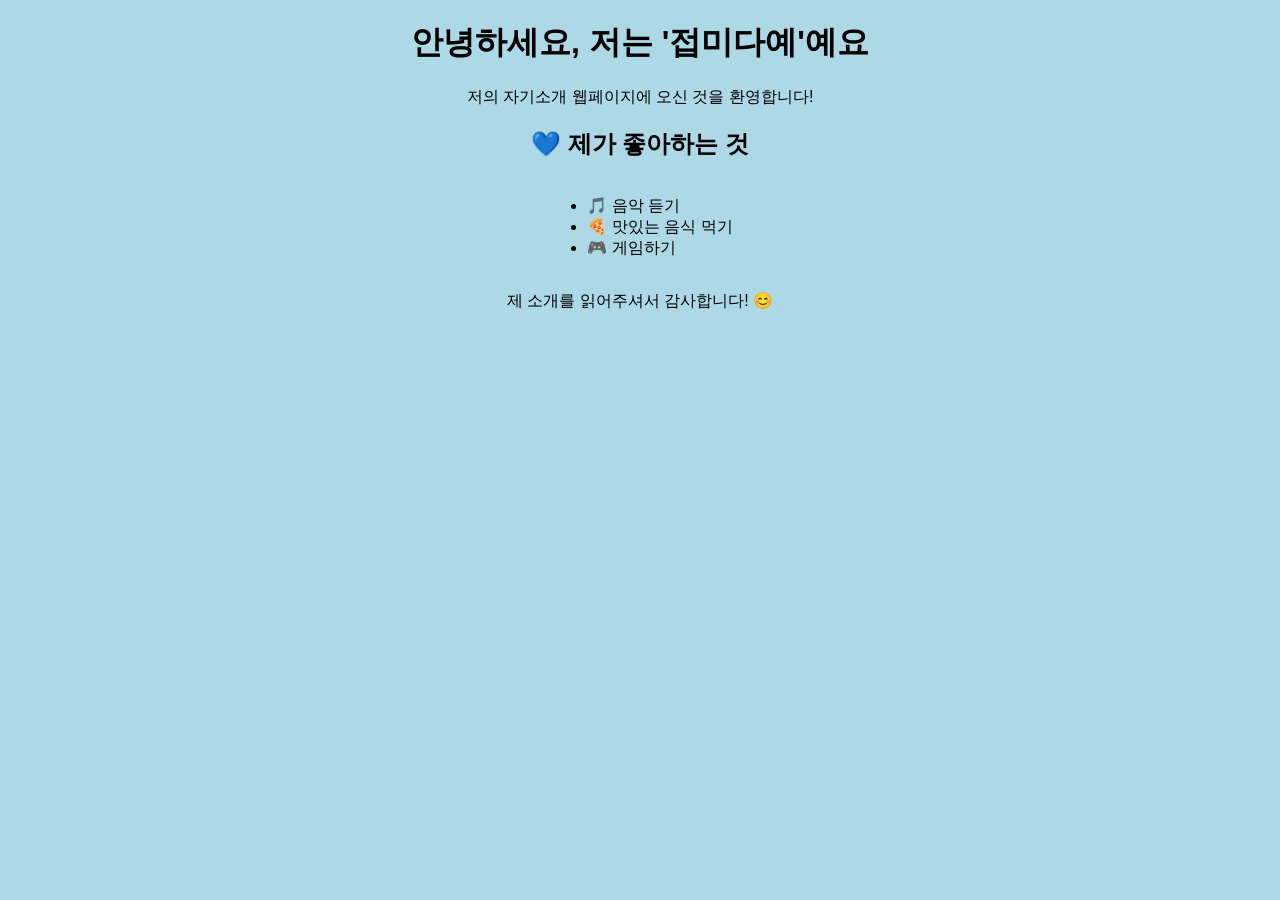
<file: index.html>
<!DOCTYPE html>
<html lang="ko">

<head>
    <meta charset="UTF-8">
    <title>나의 자기소개</title>

    <style>
        /* 웹페이지 전체 디자인 설정 */
        body {
            background-color: lightblue; /* 배경을 연한 하늘색으로 설정 */
            text-align: center;          /* 글자를 가운데 정렬 */
            font-family: Arial, sans-serif;
        }

        /* 좋아하는 것 목록 설정 */
        ul {
            display: inline-block;
            text-align: left;
        }
    </style>
</head>

<body>

    <!-- 자기소개 제목 -->
    <h1>안녕하세요, 저는 '접미다예'예요</h1>

    <!-- 간단한 자기소개 -->
    <p>저의 자기소개 웹페이지에 오신 것을 환영합니다!</p>

    <!-- 좋아하는 것 소개 -->
    <h2>💙 제가 좋아하는 것</h2>

    <ul>
        <li>🎵 음악 듣기</li>
        <li>🍕 맛있는 음식 먹기</li>
        <li>🎮 게임하기</li>
    </ul>

    <!-- 마지막 인사 -->
    <p>제 소개를 읽어주셔서 감사합니다! 😊</p>

</body>

</html>
</file>
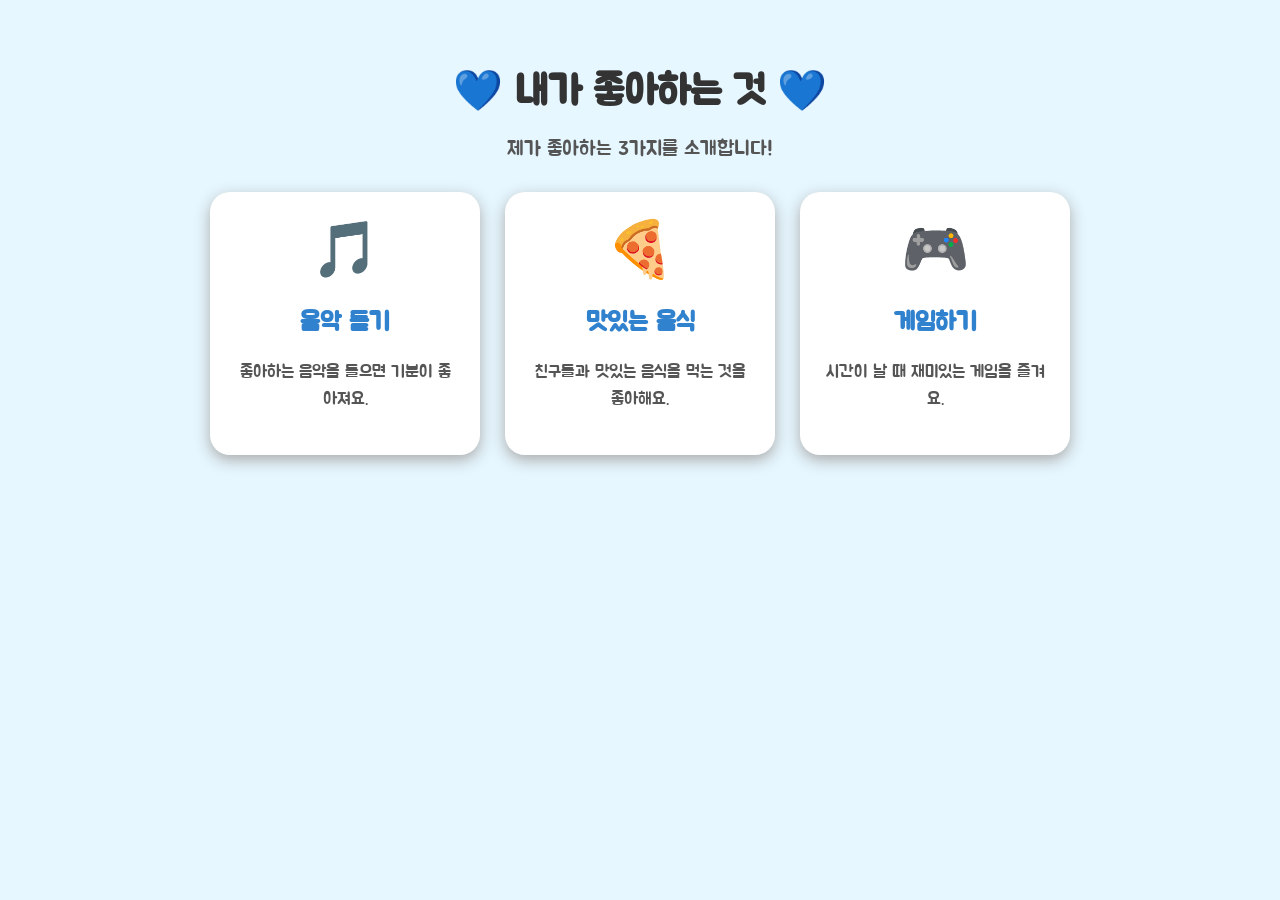
<file: favorite/index.html>
<!DOCTYPE html>
<html lang="ko">
<head>
    <meta charset="UTF-8">
    <meta name="viewport" content="width=device-width, initial-scale=1.0">

    <title>내가 좋아하는 것</title>

    <!-- Google Fonts의 Jua 글꼴 불러오기 -->
    <link href="https://fonts.googleapis.com/css2?family=Jua&display=swap" rel="stylesheet">

    <!-- 외부 CSS 파일 연결 -->
    <link rel="stylesheet" href="style.css">
</head>

<body>

    <h1>💙 내가 좋아하는 것 💙</h1>
    <p class="intro">제가 좋아하는 3가지를 소개합니다!</p>

    <!-- 카드들을 담는 공간 -->
    <div class="card-container">

        <div class="card">
            <div class="emoji">🎵</div>
            <h2>음악 듣기</h2>
            <p>좋아하는 음악을 들으면 기분이 좋아져요.</p>
        </div>

        <div class="card">
            <div class="emoji">🍕</div>
            <h2>맛있는 음식</h2>
            <p>친구들과 맛있는 음식을 먹는 것을 좋아해요.</p>
        </div>

        <div class="card">
            <div class="emoji">🎮</div>
            <h2>게임하기</h2>
            <p>시간이 날 때 재미있는 게임을 즐겨요.</p>
        </div>

    </div>

</body>
</html>
</file>
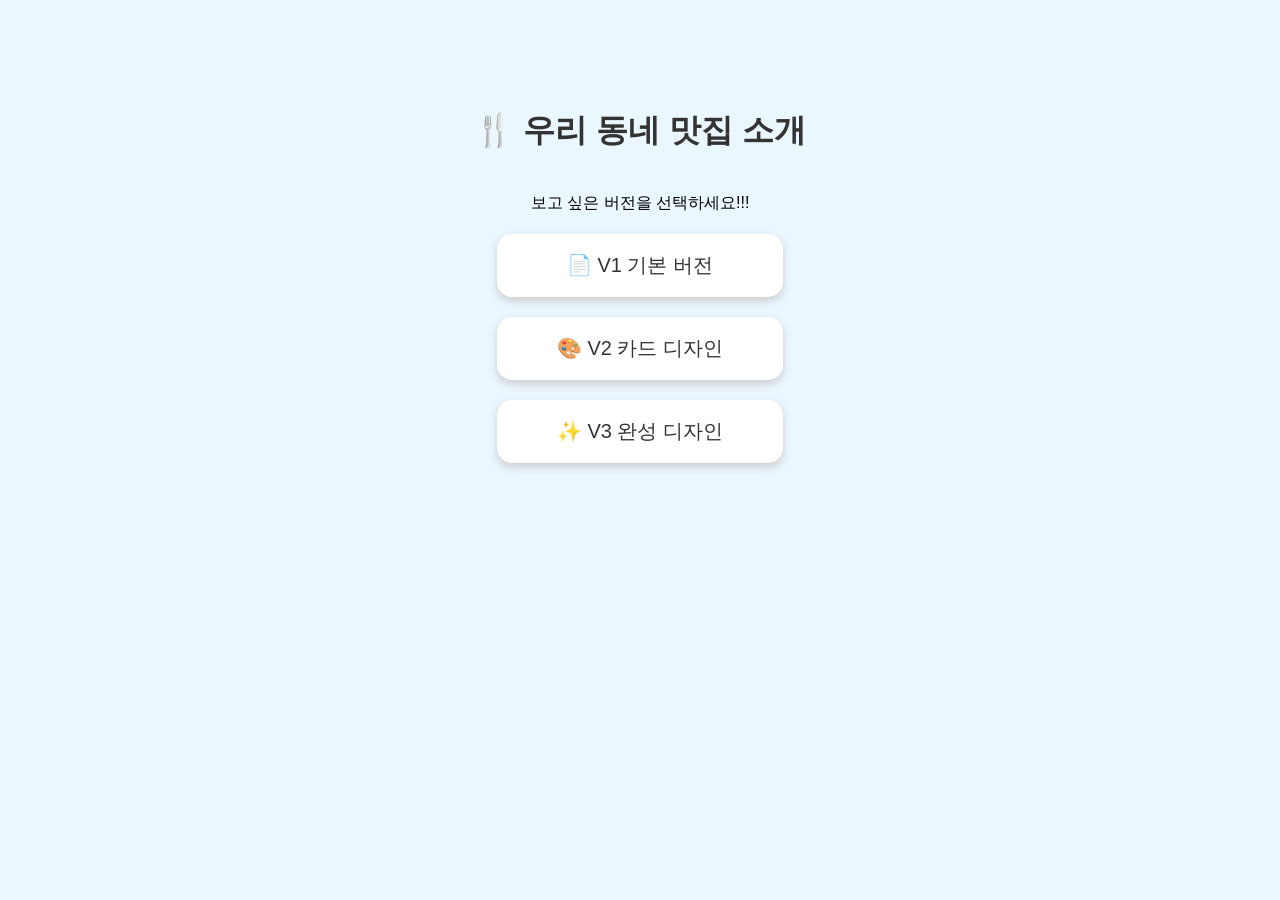
<file: prompt-test/index.html>
<!DOCTYPE html>
<html lang="ko">
<head>
    <meta charset="UTF-8">
    <title>우리 동네 맛집 소개</title>

    <style>
        body {
            background-color: #eaf7ff;
            text-align: center;
            font-family: Arial, sans-serif;
            padding-top: 80px;
        }

        h1 {
            color: #333;
            margin-bottom: 40px;
        }

        a {
            display: block;
            width: 250px;
            margin: 20px auto;
            padding: 18px;
            background-color: white;
            color: #333;
            text-decoration: none;
            font-size: 20px;
            border-radius: 15px;
            box-shadow: 0 4px 10px #cccccc;
        }   

        a:hover {
            background-color: #fff3cd;
            transform: scale(1.05);
        }
    </style>
</head>

<body>

    <h1>🍴 우리 동네 맛집 소개</h1>
    <p>보고 싶은 버전을 선택하세요!!!</p>

    <!-- v1 페이지로 이동 -->
    <a href="v1.html">📄 V1 기본 버전</a>

    <!-- v2 페이지로 이동 -->
    <a href="v2.html">🎨 V2 카드 디자인</a>

    <!-- v3 페이지로 이동 -->
    <a href="v3.html">✨ V3 완성 디자인</a>

</body>
</html>
</file>
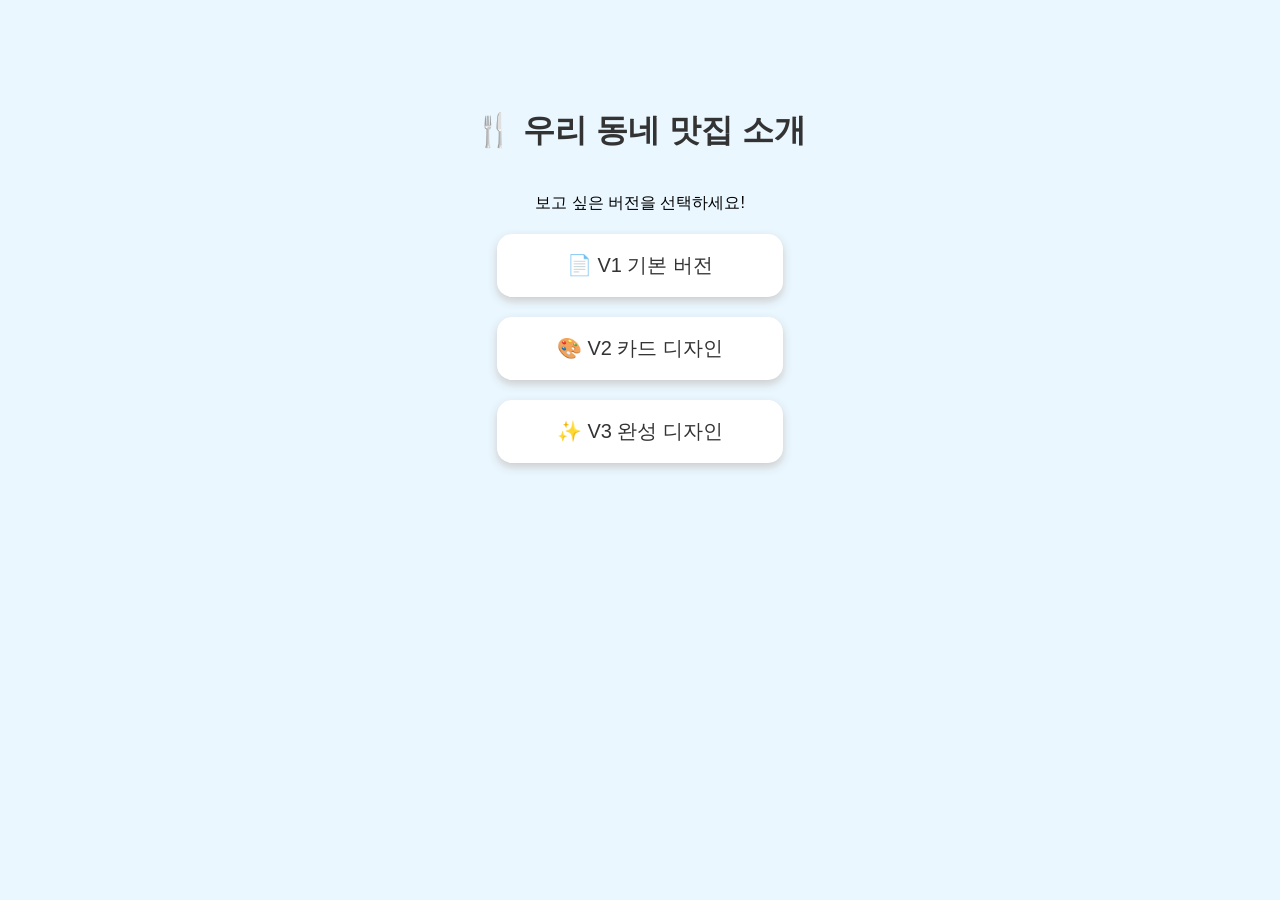
<file: favorite/prompt-test/index.html>
<!DOCTYPE html>
<html lang="ko">
<head>
    <meta charset="UTF-8">
    <title>우리 동네 맛집 소개</title>

    <style>
        body {
            background-color: #eaf7ff;
            text-align: center;
            font-family: Arial, sans-serif;
            padding-top: 80px;
        }

        h1 {
            color: #333;
            margin-bottom: 40px;
        }

        a {
            display: block;
            width: 250px;
            margin: 20px auto;
            padding: 18px;
            background-color: white;
            color: #333;
            text-decoration: none;
            font-size: 20px;
            border-radius: 15px;
            box-shadow: 0 4px 10px #cccccc;
        }

        a:hover {
            background-color: #fff3cd;
            transform: scale(1.05);
        }
    </style>
</head>

<body>

    <h1>🍴 우리 동네 맛집 소개</h1>
    <p>보고 싶은 버전을 선택하세요!</p>

    <!-- v1 페이지로 이동 -->
    <a href="v1.html">📄 V1 기본 버전</a>

    <!-- v2 페이지로 이동 -->
    <a href="v2.html">🎨 V2 카드 디자인</a>

    <!-- v3 페이지로 이동 -->
    <a href="v3.html">✨ V3 완성 디자인</a>

</body>
</html>
</file>
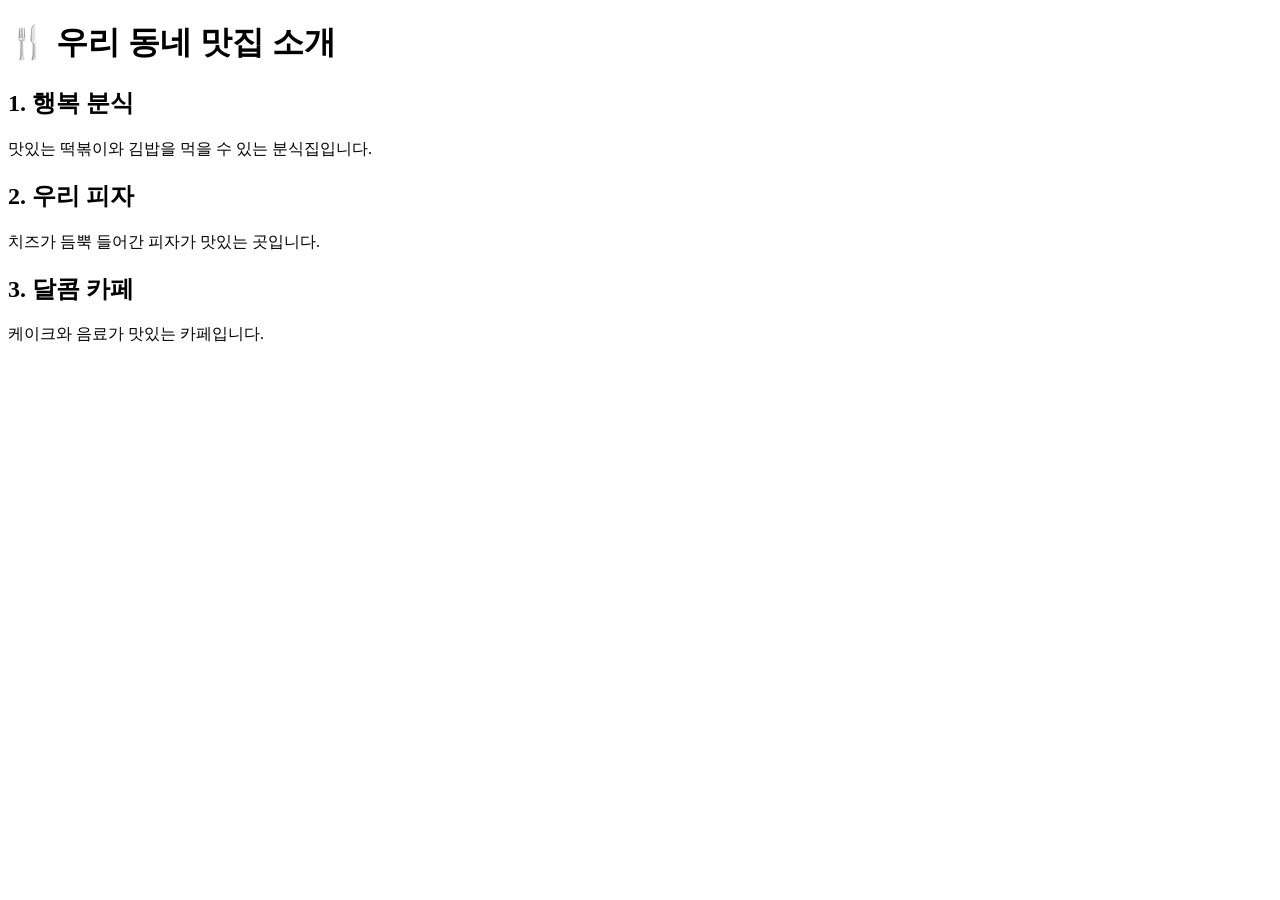
<file: prompt-test/v1.html>
<!DOCTYPE html>
<html lang="ko">
<head>
    <meta charset="UTF-8">
    <title>우리 동네 맛집 소개</title>
</head>

<body>
    <h1>🍴 우리 동네 맛집 소개</h1>

    <h2>1. 행복 분식</h2>
    <p>맛있는 떡볶이와 김밥을 먹을 수 있는 분식집입니다.</p>

    <h2>2. 우리 피자</h2>
    <p>치즈가 듬뿍 들어간 피자가 맛있는 곳입니다.</p>

    <h2>3. 달콤 카페</h2>
    <p>케이크와 음료가 맛있는 카페입니다.</p>
</body>
</html>
</file>
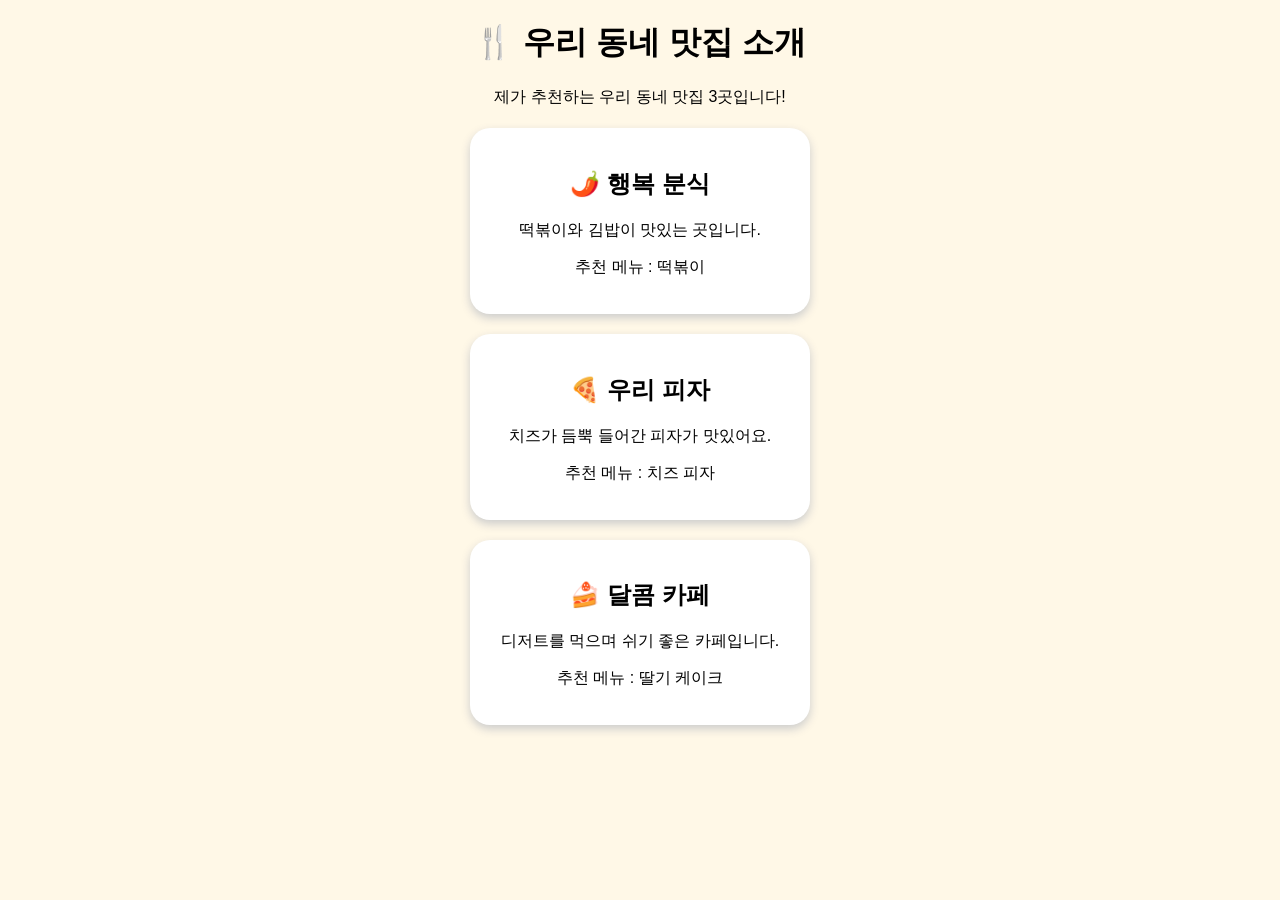
<file: prompt-test/v2.html>
<!DOCTYPE html>
<html lang="ko">
<head>
    <meta charset="UTF-8">
    <title>우리 동네 맛집 소개</title>

    <style>
        body {
            background-color: #fff8e7;
            text-align: center;
            font-family: sans-serif;
        }

        .card {
            background-color: white;
            width: 300px;
            margin: 20px auto;
            padding: 20px;
            border-radius: 20px;
            box-shadow: 0 4px 10px #cccccc;
        }
    </style>
</head>

<body>

    <h1>🍴 우리 동네 맛집 소개</h1>
    <p>제가 추천하는 우리 동네 맛집 3곳입니다!</p>

    <div class="card">
        <h2>🌶️ 행복 분식</h2>
        <p>떡볶이와 김밥이 맛있는 곳입니다.</p>
        <p>추천 메뉴 : 떡볶이</p>
    </div>

    <div class="card">
        <h2>🍕 우리 피자</h2>
        <p>치즈가 듬뿍 들어간 피자가 맛있어요.</p>
        <p>추천 메뉴 : 치즈 피자</p>
    </div>

    <div class="card">
        <h2>🍰 달콤 카페</h2>
        <p>디저트를 먹으며 쉬기 좋은 카페입니다.</p>
        <p>추천 메뉴 : 딸기 케이크</p>
    </div>

</body>
</html>
</file>
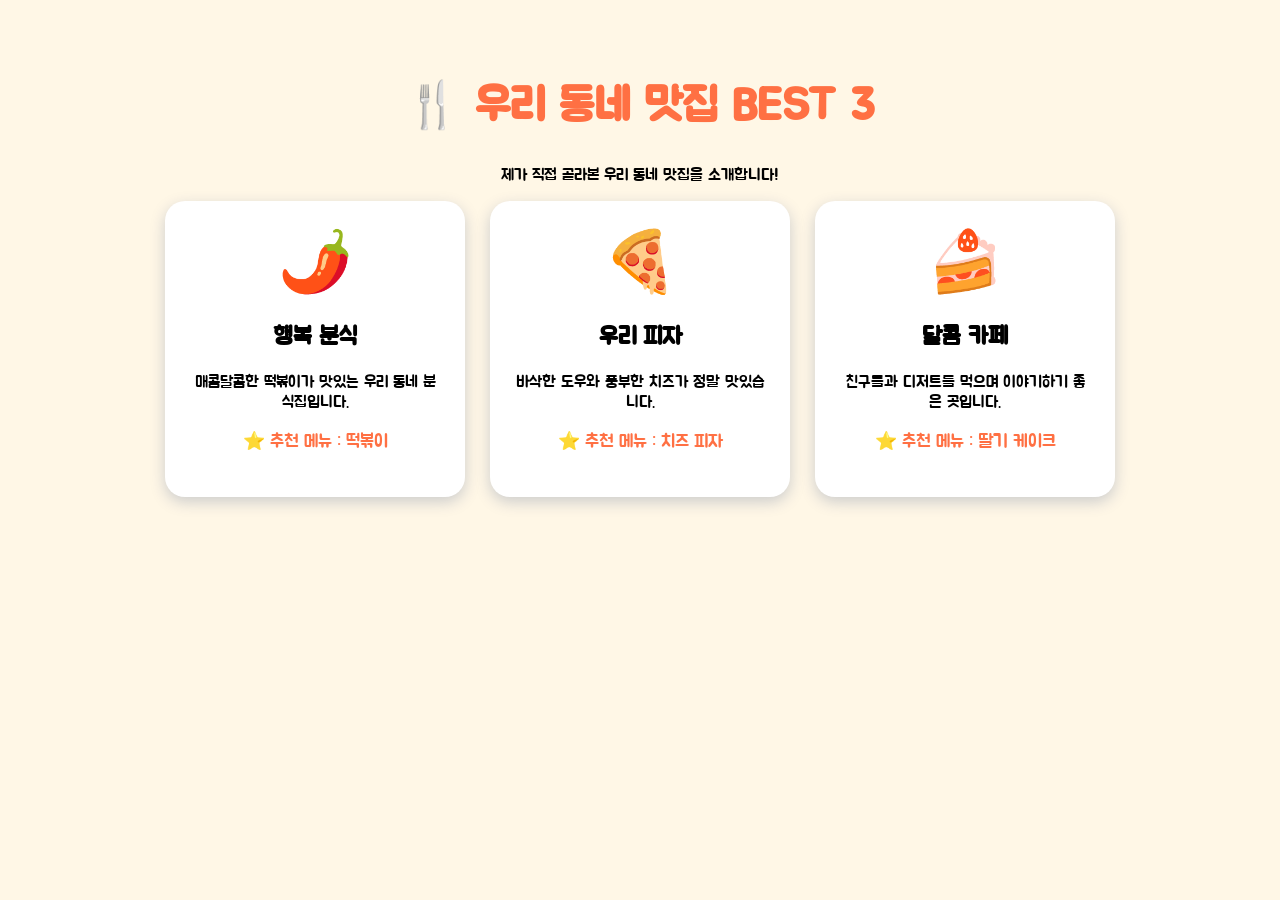
<file: prompt-test/v3.html>
<!DOCTYPE html>
<html lang="ko">
<head>
    <meta charset="UTF-8">
    <meta name="viewport" content="width=device-width, initial-scale=1.0">

    <title>우리 동네 맛집 소개</title>

    <!-- Google Fonts Jua 글꼴 -->
    <link href="https://fonts.googleapis.com/css2?family=Jua&display=swap" rel="stylesheet">

    <style>
        body {
            background-color: #fff7e6;          /* 배경색 설정 */
            font-family: 'Jua', sans-serif;     /* Jua 글꼴 사용 */
            text-align: center;                 /* 가운데 정렬 */
            padding: 40px;                      /* 안쪽 여백 */
        }

        h1 {
            color: #ff7043;                     /* 제목 색상 */
            font-size: 45px;                    /* 제목 크기 */
        }

        .container {
            display: flex;                      /* 카드를 가로로 배치 */
            justify-content: center;            /* 가운데 정렬 */
            gap: 25px;                          /* 카드 사이 간격 */
            flex-wrap: wrap;                    /* 화면이 작으면 줄바꿈 */
        }

        .card {
            background-color: white;            /* 카드 배경색 */
            width: 250px;                       /* 카드 너비 */
            padding: 25px;                      /* 카드 안쪽 여백 */
            border-radius: 20px;                /* 둥근 모서리 */
            box-shadow: 0 5px 15px #cccccc;    /* 그림자 효과 */
        }

        .food {
            font-size: 60px;                    /* 음식 이모지 크기 */
        }

        .menu {
            color: #ff7043;                     /* 추천 메뉴 색상 */
            font-size: 18px;                    /* 추천 메뉴 글자 크기 */
        }
    </style>
</head>

<body>

    <h1>🍴 우리 동네 맛집 BEST 3</h1>
    <p>제가 직접 골라본 우리 동네 맛집을 소개합니다!</p>

    <div class="container">

        <div class="card">
            <div class="food">🌶️</div>
            <h2>행복 분식</h2>
            <p>매콤달콤한 떡볶이가 맛있는 우리 동네 분식집입니다.</p>
            <p class="menu">⭐ 추천 메뉴 : 떡볶이</p>
        </div>

        <div class="card">
            <div class="food">🍕</div>
            <h2>우리 피자</h2>
            <p>바삭한 도우와 풍부한 치즈가 정말 맛있습니다.</p>
            <p class="menu">⭐ 추천 메뉴 : 치즈 피자</p>
        </div>

        <div class="card">
            <div class="food">🍰</div>
            <h2>달콤 카페</h2>
            <p>친구들과 디저트를 먹으며 이야기하기 좋은 곳입니다.</p>
            <p class="menu">⭐ 추천 메뉴 : 딸기 케이크</p>
        </div>

    </div>

</body>
</html>
</file>
<file: favorite/style.css>
body {
    background-color: #e6f7ff;       /* 배경색을 연한 하늘색으로 설정 */
    font-family: 'Jua', sans-serif;  /* Google Fonts의 Jua 글꼴 사용 */
    text-align: center;              /* 글자를 가운데 정렬 */
    margin: 0;                       /* 바깥쪽 기본 여백 제거 */
    padding: 40px;                   /* 페이지 안쪽에 여백 추가 */
}

h1 {
    color: #333333;                  /* 제목 글자색을 진한 회색으로 설정 */
    font-size: 40px;                 /* 제목 글자 크기 설정 */
    margin-bottom: 10px;             /* 제목 아래쪽에 여백 추가 */
}

.intro {
    font-size: 20px;                 /* 소개 글자 크기 설정 */
    color: #555555;                  /* 소개 글자색 설정 */
    margin-bottom: 30px;             /* 소개글 아래쪽에 여백 추가 */
}

.card-container {
    display: flex;                   /* 카드를 가로로 배치 */
    justify-content: center;         /* 카드들을 가운데 정렬 */
    gap: 25px;                       /* 카드 사이의 간격 설정 */
    flex-wrap: wrap;                 /* 화면이 작으면 다음 줄로 이동 */
}

.card {
    background-color: white;         /* 카드 배경색을 흰색으로 설정 */
    width: 220px;                    /* 카드의 가로 크기 설정 */
    padding: 25px;                   /* 카드 안쪽 여백 설정 */
    border-radius: 20px;             /* 카드 모서리를 둥글게 설정 */
    box-shadow: 0 5px 15px #aaaaaa; /* 카드에 그림자 효과 추가 */
}

.card h2 {
    color: #3182ce;                  /* 카드 제목을 파란색으로 설정 */
    font-size: 25px;                 /* 카드 제목 크기 설정 */
}

.card p {
    color: #555555;                  /* 설명 글자색 설정 */
    font-size: 17px;                 /* 설명 글자 크기 설정 */
    line-height: 1.6;                /* 줄 사이의 간격 설정 */
}

.emoji {
    font-size: 55px;                 /* 이모지 크기를 크게 설정 */
    margin-bottom: 10px;             /* 이모지 아래쪽에 여백 추가 */
}
</file>
